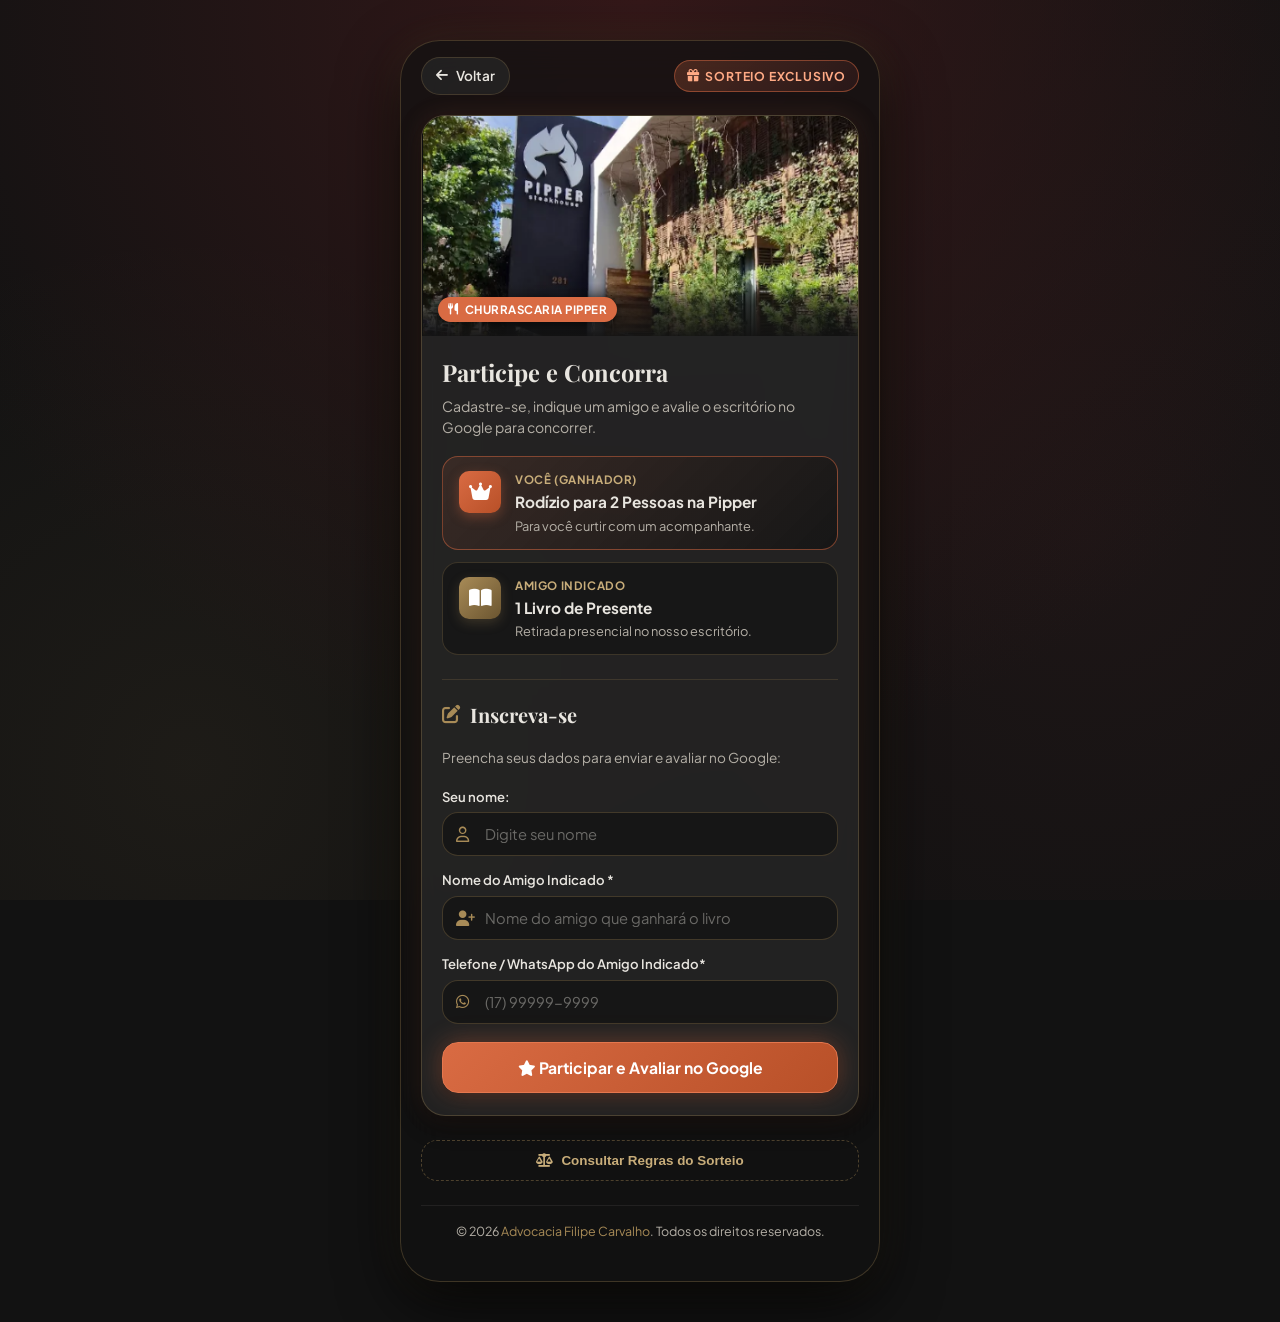
<file: sorteio.html>
<!DOCTYPE html>
<html lang="pt-BR">
<head>
  <meta charset="UTF-8">
  <meta name="viewport" content="width=device-width, initial-scale=1.0, maximum-scale=1.0, user-scalable=no">
  <title>Sorteio Exclusivo - Advocacia Filipe Carvalho & Churrascaria Pipper</title>

  <!-- SEO Meta Tags -->
  <meta name="description" content="Participe do Sorteio Exclusivo da Advocacia Filipe Carvalho. Ganhe um rodízio na Churrascaria Pipper para você e acompanhante, e um livro para o amigo que indicar!">
  <meta property="og:title" content="Sorteio Exclusivo - Advocacia Filipe Carvalho">
  <meta property="og:description" content="Rodízio na Churrascaria Pipper para você e um amigo ganha um livro!">
  <meta property="og:image" content="assets/Pipper2.png">

  <!-- Google Fonts -->
  <link rel="preconnect" href="https://fonts.googleapis.com">
  <link rel="preconnect" href="https://fonts.gstatic.com" crossorigin>
  <link href="https://fonts.googleapis.com/css2?family=Playfair+Display:ital,wght@0,600;0,700;1,400&family=Plus+Jakarta+Sans:wght@400;500;600;700&display=swap" rel="stylesheet">

  <!-- FontAwesome Icons CDN -->
  <link rel="stylesheet" href="https://cdnjs.cloudflare.com/ajax/libs/font-awesome/6.5.1/css/all.min.css">

  <!-- Custom Styles -->
  <link rel="stylesheet" href="styles.css">
  <link rel="stylesheet" href="sorteio.css">
</head>
<body>

  <div class="page-container sorteio-container">

    <!-- Top Nav -->
    <header class="sorteio-nav">
      <a href="index.html" class="sorteio-back-btn" id="btn-back">
        <i class="fa-solid fa-arrow-left"></i>
        <span>Voltar</span>
      </a>
      <span class="sorteio-pill-badge">
        <i class="fa-solid fa-gift"></i> Sorteio Exclusivo
      </span>
    </header>

    <!-- Card Principal com Foco na Fachada da Pipper -->
    <section class="sorteio-hero-card">
      <div class="hero-image-wrapper">
        <img src="assets/Pipper2.png" alt="Fachada Churrascaria Pipper" class="hero-cover-img">
        <div class="hero-image-overlay">
          <span class="hero-tag"><i class="fa-solid fa-utensils"></i> Churrascaria Pipper</span>
        </div>
      </div>

      <div class="sorteio-hero-content">
        <h1 class="sorteio-main-title">Participe e Concorra</h1>
        <p class="sorteio-main-desc">
          Cadastre-se, indique um amigo e avalie o escritório no Google para concorrer.
        </p>

        <!-- Premiação Sucinta -->
        <div class="prizes-grid">
          <div class="prize-card prize-winner">
            <div class="prize-icon">
              <i class="fa-solid fa-crown"></i>
            </div>
            <div class="prize-info">
              <span class="prize-label">Você (Ganhador)</span>
              <strong class="prize-title">Rodízio para 2 Pessoas na Pipper</strong>
              <p class="prize-sub">Para você curtir com um acompanhante.</p>
            </div>
          </div>

          <div class="prize-card prize-friend">
            <div class="prize-icon">
              <i class="fa-solid fa-book-open"></i>
            </div>
            <div class="prize-info">
              <span class="prize-label">Amigo Indicado</span>
              <strong class="prize-title">1 Livro de Presente</strong>
              <p class="prize-sub">Retirada presencial no nosso escritório.</p>
            </div>
          </div>
        </div>

        <!-- Divisor elegante -->
        <hr class="sorteio-section-divider">

        <!-- Formulário Sucinto (3 campos) -->
        <div class="sorteio-form-section">
          <h2 class="section-title"><i class="fa-solid fa-pen-to-square"></i> Inscreva-se</h2>
          <p class="form-instruction">Preencha seus dados para enviar e avaliar no Google:</p>

          <form id="form-sorteio" onsubmit="handleSorteioSubmit(event)">
            
            <div class="input-field">
              <label for="user-name">Seu nome:</label>
              <div class="input-wrapper">
                <i class="fa-regular fa-user"></i>
                <input type="text" id="user-name" name="nome" placeholder="Digite seu nome" required autocomplete="name">
              </div>
            </div>

            <div class="input-field">
              <label for="friend-name">Nome do Amigo Indicado *</label>
              <div class="input-wrapper">
                <i class="fa-solid fa-user-plus"></i>
                <input type="text" id="friend-name" name="amigo_indicado" placeholder="Nome do amigo que ganhará o livro" required>
              </div>
            </div>

            <div class="input-field">
              <label for="friend-phone">Telefone / WhatsApp do Amigo Indicado*</label>
              <div class="input-wrapper">
                <i class="fa-brands fa-whatsapp"></i>
                <input type="tel" id="friend-phone" name="telefone_amigo" placeholder="(17) 99999-9999" required autocomplete="tel">
              </div>
            </div>

            <!-- Botão de Ação -->
            <button type="submit" class="btn-submit-sorteio" id="btn-submit-sorteio">
              <span class="btn-text"><i class="fa-solid fa-star"></i> Participar e Avaliar no Google</span>
            </button>
          </form>
        </div>
      </div>
    </section>

    <!-- Link das Regras -->
    <div class="rules-quick-link-box">
      <button type="button" class="btn-rules-link" onclick="openModal('modal-rules')">
        <i class="fa-solid fa-scale-balanced"></i> Consultar Regras do Sorteio
      </button>
    </div>

    <!-- Footer -->
    <footer class="footer-section">
      <p class="copyright">
        &copy; 2026 <span>Advocacia Filipe Carvalho</span>. Todos os direitos reservados.
      </p>
    </footer>

  </div>

  <!-- MODAL: Regras do Sorteio -->
  <div class="modal-overlay" id="modal-rules">
    <div class="modal-card rules-modal-card">
      <button class="modal-close" onclick="closeModal('modal-rules')">
        <i class="fa-solid fa-xmark"></i>
      </button>

      <div class="modal-header">
        <h2 class="modal-title"><i class="fa-solid fa-scroll"></i> Regras do Sorteio</h2>
        <p class="modal-subtitle">Advocacia Filipe Carvalho</p>
      </div>

      <div class="rules-content">
        <div class="rule-block">
          <h4>1. Premiação</h4>
          <p>• <strong>Ganhador:</strong> Terá direito a 1 rodízio na Churrascaria Pipper para si e 1 acompanhante.<br>
          <strong style="color: var(--color-exotic-orange);">Atenção:</strong> O prêmio contempla exclusivamente o valor do rodízio. Consumo de bebidas, sobremesas, taxas de serviço/gorjetas ou quaisquer outros pratos adicionais não estão incluídos e deverão ser pagos à parte pelo usuário no local.<br>
          • <strong>Amigo Indicado:</strong> Receberá 1 exemplar do livro "Devedor Contumaz".</p>
        </div>

        <div class="rule-block">
          <h4>2. Retirada do Livro</h4>
          <p>O livro do amigo indicado deverá ser retirado presencialmente no escritório da Advocacia Filipe Carvalho (Unidade São José do Rio Preto).</p>
        </div>

        <div class="rule-block">
          <h4>3. Requisitos de Validação</h4>
          <p>Para concorrer, o participante deve preencher o formulário informando seu nome, telefone e o nome do amigo indicado, e concluir a avaliação do escritório no Google.</p>
        </div>

        <div class="rule-block">
          <h4>4. Sorteio e Divulgação</h4>
          <p>O sorteio será realizado eletronicamente e anunciado nos canais oficiais do escritório. O ganhador será contatado pelo telefone informado no formulário.</p>
        </div>
      </div>

      <div style="margin-top: 20px;">
        <button class="btn-primary" onclick="closeModal('modal-rules')">
          <i class="fa-solid fa-check"></i> Fechar Regras
        </button>
      </div>
    </div>
  </div>

  <!-- Toast Notification -->
  <div class="toast-notification" id="toast">
    <i class="fa-solid fa-circle-check" style="color: var(--color-hazelnut);"></i>
    <span id="toast-msg">Mensagem</span>
  </div>

  <script src="script.js"></script>
  <script src="sorteio.js"></script>
</body>
</html>
</file>
<file: styles.css>
/* ==========================================================================
   DESIGN SYSTEM & COLOR PALETTE TOKENS
   Color Palette derived strictly from provided swatch image:
   - Botanical: #4A2426 (Rich Burgundy / Wine)
   - Hazelnut: #A88B57 (Warm Gold / Brass)
   - Aventurine: #341819 (Deep Dark Chocolate Burgundy)
   - Exotic Orange: #D96B43 (Terracotta / Vibrant Rust Orange)
   - Licorice: #272727 (Dark Charcoal Surface)
   - Antique: #E8E5DF (Warm Silk Off-White)
   - Blackout: #121212 (Ultra Dark Deep Background)
   ========================================================================== */

:root {
  --color-botanical: #4a2426;
  --color-hazelnut: #a88b57;
  --color-hazelnut-light: #c8ad7a;
  --color-hazelnut-glow: rgba(168, 139, 87, 0.35);
  --color-aventurine: #341819;
  --color-exotic-orange: #d96b43;
  --color-exotic-orange-hover: #e5774e;
  --color-licorice: #272727;
  --color-licorice-card: rgba(39, 39, 39, 0.85);
  --color-antique: #e8e5df;
  --color-antique-muted: #b5b0a7;
  --color-blackout: #121212;

  --font-serif: 'Playfair Display', 'Cormorant Garamond', Georgia, serif;
  --font-sans: 'Plus Jakarta Sans', -apple-system, BlinkMacSystemFont, 'Segoe UI', Roboto, sans-serif;

  --radius-sm: 8px;
  --radius-md: 16px;
  --radius-lg: 24px;
  --radius-full: 9999px;

  --shadow-sm: 0 4px 12px rgba(0, 0, 0, 0.3);
  --shadow-md: 0 8px 24px rgba(0, 0, 0, 0.45);
  --shadow-glow: 0 0 25px rgba(217, 107, 67, 0.4);
  --shadow-gold: 0 4px 20px rgba(168, 139, 87, 0.25);

  --transition-fast: 0.2s cubic-bezier(0.4, 0, 0.2, 1);
  --transition-normal: 0.35s cubic-bezier(0.16, 1, 0.3, 1);
}

/* Reset & Base Styles */
* {
  margin: 0;
  padding: 0;
  box-sizing: border-box;
  -webkit-tap-highlight-color: transparent;
}

html {
  font-size: 16px;
  scroll-behavior: smooth;
}

body {
  font-family: var(--font-sans);
  background-color: var(--color-blackout);
  color: var(--color-antique);
  min-height: 100vh;
  display: flex;
  justify-content: center;
  align-items: flex-start;
  line-height: 1.5;
  background-image:
    radial-gradient(circle at 50% 0%, var(--color-aventurine) 0%, transparent 70%),
    radial-gradient(circle at 85% 60%, rgba(74, 36, 38, 0.2) 0%, transparent 50%),
    radial-gradient(circle at 15% 85%, rgba(168, 139, 87, 0.08) 0%, transparent 40%);
  background-attachment: fixed;
  padding: 0;
  overflow-x: hidden;
}

/* Wrapper Layout (Mobile First + Desktop Frame Toggle) */
.page-container {
  width: 100%;
  max-width: 480px;
  min-height: 100vh;
  padding: 24px 20px 40px;
  display: flex;
  flex-direction: column;
  align-items: center;
  position: relative;
  margin: 0 auto;
}

/* Header & Profile Section */
.profile-section {
  text-align: center;
  width: 100%;
  margin-bottom: 24px;
  animation: fadeInDown 0.8s ease-out;
}

.avatar-wrapper {
  position: relative;
  width: 124px;
  height: 124px;
  margin: 0 auto 18px;
}

.avatar-img {
  width: 100%;
  height: 100%;
  object-fit: cover;
  object-position: top center;
  border-radius: var(--radius-full);
  border: 3px solid var(--color-hazelnut);
  box-shadow: var(--shadow-gold), var(--shadow-md);
  transition: transform var(--transition-normal);
}

.avatar-wrapper:hover .avatar-img {
  transform: scale(1.03);
  border-color: var(--color-hazelnut-light);
}

.verified-badge {
  position: absolute;
  bottom: 4px;
  right: 4px;
  background: linear-gradient(135deg, var(--color-hazelnut), #d4af37);
  color: var(--color-blackout);
  width: 28px;
  height: 28px;
  border-radius: var(--radius-full);
  display: flex;
  align-items: center;
  justify-content: center;
  font-size: 14px;
  border: 2px solid var(--color-blackout);
  box-shadow: 0 2px 8px rgba(0, 0, 0, 0.5);
}

.profile-name {
  font-family: var(--font-serif);
  font-size: 1.65rem;
  font-weight: 700;
  letter-spacing: 0.5px;
  color: var(--color-antique);
  margin-bottom: 4px;
  display: flex;
  align-items: center;
  justify-content: center;
  gap: 6px;
}

.profile-title {
  font-size: 0.88rem;
  text-transform: uppercase;
  letter-spacing: 2px;
  color: var(--color-hazelnut);
  font-weight: 600;
  margin-bottom: 10px;
}

.profile-bio {
  font-size: 0.92rem;
  color: var(--color-antique-muted);
  max-width: 380px;
  margin: 0 auto;
  line-height: 1.45;
}

.badge-tag {
  display: inline-flex;
  align-items: center;
  gap: 6px;
  background: rgba(168, 139, 87, 0.12);
  border: 1px solid rgba(168, 139, 87, 0.3);
  color: var(--color-hazelnut-light);
  font-size: 0.78rem;
  padding: 4px 12px;
  border-radius: var(--radius-full);
  margin-top: 12px;
  font-weight: 500;
}

.status-dot {
  width: 7px;
  height: 7px;
  background-color: #2ec4b6;
  border-radius: 50%;
  box-shadow: 0 0 8px #2ec4b6;
  animation: pulseGreen 2s infinite;
}

/* Quick Action Bar */
.quick-actions {
  display: grid;
  grid-template-columns: repeat(4, 1fr);
  gap: 10px;
  width: 100%;
  margin-bottom: 24px;
  animation: fadeInUp 0.8s 0.2s ease-out backwards;
}

.action-btn {
  display: flex;
  flex-direction: column;
  align-items: center;
  justify-content: center;
  gap: 6px;
  background: var(--color-licorice-card);
  backdrop-filter: blur(12px);
  -webkit-backdrop-filter: blur(12px);
  border: 1px solid rgba(232, 229, 223, 0.08);
  padding: 12px 6px;
  border-radius: var(--radius-md);
  color: var(--color-antique);
  text-decoration: none;
  font-size: 0.75rem;
  font-weight: 600;
  transition: all var(--transition-fast);
  cursor: pointer;
}

.action-btn i {
  font-size: 1.25rem;
  color: var(--color-hazelnut);
  transition: transform var(--transition-fast), color var(--transition-fast);
}

/* Quick Action Buttons Hover & Active States */
.action-btn:hover,
.action-btn:active {
  background: linear-gradient(135deg, var(--color-exotic-orange), #b85028);
  border-color: var(--color-exotic-orange-hover);
  color: #ffffff;
  transform: translateY(-2px);
  box-shadow: var(--shadow-glow);
}

.action-btn:hover i,
.action-btn:active i {
  color: #ffffff;
  transform: scale(1.15);
}

.action-btn:focus,
.action-btn:focus-visible {
  outline: none;
}

/* Main Links Container */
.links-container {
  width: 100%;
  display: flex;
  flex-direction: column;
  gap: 14px;
  margin-bottom: 32px;
  animation: fadeInUp 0.8s 0.3s ease-out backwards;
}

/* Link Cards Base Style */
.link-card {
  position: relative;
  display: flex;
  align-items: center;
  justify-content: space-between;
  width: 100%;
  padding: 16px 20px;
  min-height: 60px;
  background: var(--color-licorice-card);
  backdrop-filter: blur(16px);
  -webkit-backdrop-filter: blur(16px);
  border: 1px solid rgba(168, 139, 87, 0.2);
  border-radius: var(--radius-md);
  color: var(--color-antique);
  text-decoration: none;
  font-weight: 600;
  font-size: 0.98rem;
  transition: all var(--transition-normal);
  cursor: pointer;
  overflow: hidden;
  box-shadow: var(--shadow-sm);
}

/* Link Card em Destaque */
.link-card.link-card-featured {
  background: linear-gradient(135deg, rgba(217, 107, 67, 0.22), rgba(74, 36, 38, 0.45));
  border: 1px solid rgba(217, 107, 67, 0.6);
  box-shadow: 0 4px 20px rgba(217, 107, 67, 0.25), var(--shadow-sm);
}

.link-card.link-card-featured .link-card-icon {
  background: linear-gradient(135deg, var(--color-exotic-orange), #b85028);
  color: #ffffff;
  box-shadow: 0 2px 10px rgba(217, 107, 67, 0.4);
}

.link-card.link-card-featured .link-badge {
  display: inline-flex;
  align-items: center;
  gap: 4px;
  background: var(--color-exotic-orange);
  color: #ffffff;
  font-size: 0.68rem;
  font-weight: 700;
  text-transform: uppercase;
  letter-spacing: 0.8px;
  padding: 2px 8px;
  border-radius: var(--radius-full);
  margin-top: 3px;
}

.link-card.link-card-featured:hover,
.link-card.link-card-featured:active {
  background: linear-gradient(135deg, var(--color-exotic-orange), #c34d20);
  border-color: #ff8c5a;
  box-shadow: 0 0 28px rgba(217, 107, 67, 0.55), var(--shadow-md);
}

.link-card::before {
  content: '';
  position: absolute;
  top: 0;
  left: -100%;
  width: 100%;
  height: 100%;
  background: linear-gradient(90deg, transparent, rgba(232, 229, 223, 0.08), transparent);
  transition: left 0.6s ease;
}

.link-card:hover::before {
  left: 100%;
}

.link-card-content {
  display: flex;
  align-items: center;
  gap: 14px;
  z-index: 1;
}

.link-card-icon {
  width: 40px;
  height: 40px;
  border-radius: 10px;
  background: rgba(168, 139, 87, 0.15);
  color: var(--color-hazelnut-light);
  display: flex;
  align-items: center;
  justify-content: center;
  font-size: 1.2rem;
  flex-shrink: 0;
  transition: all var(--transition-fast);
}

.link-card-text {
  display: flex;
  flex-direction: column;
  align-items: flex-start;
  text-align: left;
}

.link-card-title {
  color: var(--color-antique);
  font-size: 0.96rem;
  line-height: 1.3;
}

.link-card-arrow {
  color: var(--color-hazelnut);
  font-size: 1rem;
  transition: transform var(--transition-fast);
  z-index: 1;
}

/* Main Link Cards Hover & Active Click States */
.link-card:hover,
.link-card:active {
  transform: translateY(-3px);
  background: linear-gradient(135deg, var(--color-exotic-orange), #b85028);
  border-color: var(--color-exotic-orange-hover);
  box-shadow: var(--shadow-glow), var(--shadow-md);
}

.link-card:hover .link-card-title,
.link-card:active .link-card-title {
  color: #ffffff;
}

.link-card:hover .link-card-arrow,
.link-card:active .link-card-arrow {
  transform: translateX(4px);
  color: #ffffff;
}

.link-card:hover .link-card-icon,
.link-card:active .link-card-icon {
  background: rgba(255, 255, 255, 0.2);
  color: #ffffff;
}

.link-card:focus,
.link-card:focus-visible,
.social-icon:focus,
.social-icon:focus-visible {
  outline: none;
}

/* Footer Section */
.footer-section {
  width: 100%;
  text-align: center;
  margin-top: auto;
  padding-top: 16px;
  border-top: 1px solid rgba(232, 229, 223, 0.08);
  animation: fadeIn 1s 0.5s ease-out backwards;
}

.social-links {
  display: flex;
  align-items: center;
  justify-content: center;
  gap: 16px;
  margin-bottom: 16px;
}

.social-icon {
  width: 42px;
  height: 42px;
  border-radius: var(--radius-full);
  background: var(--color-licorice-card);
  border: 1px solid rgba(168, 139, 87, 0.2);
  color: var(--color-antique);
  display: flex;
  align-items: center;
  justify-content: center;
  font-size: 1.15rem;
  text-decoration: none;
  transition: all var(--transition-fast);
}

.social-icon:hover,
.social-icon:active {
  background: linear-gradient(135deg, var(--color-exotic-orange), #b85028);
  color: #ffffff;
  border-color: var(--color-exotic-orange-hover);
  transform: translateY(-3px);
  box-shadow: var(--shadow-glow);
}

.copyright {
  font-size: 0.78rem;
  color: var(--color-antique-muted);
  font-weight: 400;
}

.copyright span {
  color: var(--color-hazelnut);
}

/* Modal Overlay & Card */
.modal-overlay {
  position: fixed;
  top: 0;
  left: 0;
  width: 100%;
  height: 100%;
  background: rgba(18, 18, 18, 0.85);
  backdrop-filter: blur(12px);
  -webkit-backdrop-filter: blur(12px);
  z-index: 1000;
  display: flex;
  align-items: center;
  justify-content: center;
  padding: 20px;
  opacity: 0;
  visibility: hidden;
  transition: all var(--transition-fast);
}

.modal-overlay.active {
  opacity: 1;
  visibility: visible;
}

.modal-card {
  background: var(--color-licorice);
  border: 1px solid var(--color-hazelnut);
  border-radius: var(--radius-lg);
  width: 100%;
  max-width: 440px;
  max-height: 85vh;
  overflow-y: auto;
  padding: 28px 24px;
  position: relative;
  box-shadow: var(--shadow-md), var(--shadow-gold);
  transform: scale(0.9);
  transition: transform var(--transition-normal);
}

.modal-overlay.active .modal-card {
  transform: scale(1);
}

.modal-close {
  position: absolute;
  top: 18px;
  right: 18px;
  background: rgba(232, 229, 223, 0.1);
  border: none;
  color: var(--color-antique);
  width: 32px;
  height: 32px;
  border-radius: var(--radius-full);
  display: flex;
  align-items: center;
  justify-content: center;
  cursor: pointer;
  font-size: 1.1rem;
  transition: background var(--transition-fast);
}

.modal-close:hover {
  background: var(--color-exotic-orange);
  color: #fff;
}

.modal-header {
  margin-bottom: 20px;
  text-align: center;
}

.modal-title {
  font-family: var(--font-serif);
  font-size: 1.45rem;
  color: var(--color-antique);
  margin-bottom: 6px;
}

.modal-subtitle {
  font-size: 0.85rem;
  color: var(--color-hazelnut);
}

/* Practice Areas Accordion / Toggles inside Modal */
.practice-accordion {
  display: flex;
  flex-direction: column;
  gap: 10px;
  text-align: left;
}

.practice-toggle {
  background: rgba(18, 18, 18, 0.6);
  border: 1px solid rgba(168, 139, 87, 0.25);
  border-radius: var(--radius-md);
  overflow: hidden;
  transition: border-color var(--transition-fast), background var(--transition-fast);
}

.practice-toggle[open] {
  border-color: var(--color-hazelnut);
  background: rgba(39, 39, 39, 0.9);
}

.practice-summary {
  display: flex;
  align-items: center;
  justify-content: space-between;
  padding: 14px 16px;
  cursor: pointer;
  user-select: none;
  font-weight: 600;
  font-size: 0.95rem;
  color: var(--color-antique);
  list-style: none;
  transition: color var(--transition-fast);
}

.practice-summary::-webkit-details-marker {
  display: none;
}

.practice-summary:hover {
  color: var(--color-hazelnut-light);
}

.practice-title-text {
  display: flex;
  align-items: center;
  gap: 10px;
}

.practice-title-text i {
  color: var(--color-hazelnut);
  font-size: 1.1rem;
  width: 20px;
  text-align: center;
}

.toggle-arrow {
  color: var(--color-hazelnut);
  font-size: 0.85rem;
  transition: transform var(--transition-fast);
}

.practice-toggle[open] .toggle-arrow {
  transform: rotate(180deg);
  color: var(--color-exotic-orange);
}

.practice-detail {
  padding: 0 16px 14px 46px;
  font-size: 0.85rem;
  color: var(--color-antique-muted);
  line-height: 1.5;
  animation: fadeIn 0.3s ease-out;
}

/* Modal Form Controls */
.form-group {
  margin-bottom: 16px;
  text-align: left;
}

.form-label {
  display: block;
  font-size: 0.82rem;
  color: var(--color-antique);
  margin-bottom: 6px;
  font-weight: 500;
}

.form-input,
.form-select,
.form-textarea {
  width: 100%;
  background: var(--color-blackout);
  border: 1px solid rgba(168, 139, 87, 0.3);
  border-radius: var(--radius-sm);
  padding: 12px 14px;
  color: var(--color-antique);
  font-family: var(--font-sans);
  font-size: 0.9rem;
  outline: none;
  transition: border var(--transition-fast);
}

.form-input:focus,
.form-select:focus,
.form-textarea:focus {
  border-color: var(--color-hazelnut);
  box-shadow: 0 0 10px rgba(168, 139, 87, 0.3);
}

.btn-primary {
  width: 100%;
  background: var(--color-exotic-orange);
  color: #fff;
  border: none;
  border-radius: var(--radius-md);
  padding: 14px;
  font-size: 0.95rem;
  font-weight: 700;
  cursor: pointer;
  display: flex;
  align-items: center;
  justify-content: center;
  gap: 8px;
  transition: all var(--transition-fast);
  box-shadow: var(--shadow-sm);
  text-decoration: none !important;
}

.btn-primary:hover {
  background: var(--color-exotic-orange-hover);
  transform: translateY(-2px);
  box-shadow: var(--shadow-glow);
}

/* Location Units inside Modal */
.location-card-unit {
  background: rgba(18, 18, 18, 0.6);
  border: 1px solid rgba(168, 139, 87, 0.25);
  border-radius: var(--radius-md);
  padding: 14px 16px;
  margin-bottom: 14px;
  text-align: left;
}

.location-card-unit:last-child {
  margin-bottom: 0;
}

.unit-title {
  font-size: 0.95rem;
  color: var(--color-antique);
  margin-bottom: 6px;
  display: flex;
  align-items: center;
  gap: 8px;
}

.unit-title i {
  color: var(--color-hazelnut);
}

.unit-address,
.unit-phone {
  font-size: 0.84rem;
  color: var(--color-antique-muted);
  line-height: 1.4;
  margin-bottom: 4px;
  display: flex;
  align-items: flex-start;
  gap: 8px;
}

.unit-address i,
.unit-phone i {
  color: var(--color-hazelnut);
  font-size: 0.9rem;
  margin-top: 3px;
}

/* Side-by-Side Modal Buttons */
.modal-buttons-row {
  display: grid;
  grid-template-columns: 1fr 1fr;
  gap: 10px;
  width: 100%;
  margin-top: 12px;
}

.btn-maps,
.btn-waze {
  display: flex;
  align-items: center;
  justify-content: center;
  gap: 8px;
  padding: 12px 6px;
  border-radius: var(--radius-md);
  font-size: 0.88rem;
  font-weight: 700;
  text-decoration: none !important;
  color: #ffffff !important;
  transition: all var(--transition-fast);
  border: none;
  box-shadow: var(--shadow-sm);
  cursor: pointer;
}

.btn-maps i,
.btn-waze i {
  font-size: 1.35rem;
  /* Aumentado o tamanho dos ícones */
}

/* Google Maps Red Branding */
.btn-maps {
  background: linear-gradient(135deg, #EA4335, #D93025);
}

.btn-maps:hover {
  background: linear-gradient(135deg, #ff5243, #EA4335);
  transform: translateY(-2px);
  box-shadow: 0 4px 15px rgba(234, 67, 53, 0.4);
}

/* Waze Cyan/Blue Branding */
.btn-waze {
  background: linear-gradient(135deg, #00B2FF, #0088CC);
}

.btn-waze:hover {
  background: linear-gradient(135deg, #33C4FF, #00B2FF);
  transform: translateY(-2px);
  box-shadow: 0 4px 15px rgba(0, 178, 255, 0.4);
}

/* Toast Notifications */
.toast-notification {
  position: fixed;
  bottom: 24px;
  left: 50%;
  transform: translateX(-50%) translateY(100px);
  background: var(--color-botanical);
  color: var(--color-antique);
  border: 1px solid var(--color-hazelnut);
  padding: 12px 24px;
  border-radius: var(--radius-full);
  font-size: 0.88rem;
  font-weight: 600;
  box-shadow: var(--shadow-md);
  z-index: 2000;
  opacity: 0;
  transition: all 0.4s cubic-bezier(0.175, 0.885, 0.32, 1.275);
  display: flex;
  align-items: center;
  gap: 10px;
}

.toast-notification.show {
  transform: translateX(-50%) translateY(0);
  opacity: 1;
}

/* QR Code Container */
.qr-code-box {
  background: #ffffff;
  padding: 16px;
  border-radius: var(--radius-md);
  display: inline-block;
  margin: 16px 0;
  box-shadow: var(--shadow-sm);
}

.qr-code-box img {
  width: 180px;
  height: 180px;
  display: block;
}

/* Animations */
@keyframes fadeInDown {
  from {
    opacity: 0;
    transform: translateY(-20px);
  }

  to {
    opacity: 1;
    transform: translateY(0);
  }
}

@keyframes fadeInUp {
  from {
    opacity: 0;
    transform: translateY(20px);
  }

  to {
    opacity: 1;
    transform: translateY(0);
  }
}

@keyframes fadeIn {
  from {
    opacity: 0;
  }

  to {
    opacity: 1;
  }
}

@keyframes pulseGlow {
  0% {
    box-shadow: 0 0 15px rgba(217, 107, 67, 0.4);
  }

  50% {
    box-shadow: 0 0 30px rgba(217, 107, 67, 0.7);
  }

  100% {
    box-shadow: 0 0 15px rgba(217, 107, 67, 0.4);
  }
}

@keyframes pulseGreen {
  0% {
    transform: scale(0.95);
    box-shadow: 0 0 0 0 rgba(46, 196, 182, 0.7);
  }

  70% {
    transform: scale(1);
    box-shadow: 0 0 0 8px rgba(46, 196, 182, 0);
  }

  100% {
    transform: scale(0.95);
    box-shadow: 0 0 0 0 rgba(46, 196, 182, 0);
  }
}

/* Desktop Presentation Mode Enhancements */
@media (min-width: 768px) {
  body {
    padding: 40px 20px;
  }

  .page-container {
    background: rgba(18, 18, 18, 0.7);
    border: 1px solid rgba(168, 139, 87, 0.3);
    border-radius: 40px;
    box-shadow: 0 20px 60px rgba(0, 0, 0, 0.8), 0 0 40px rgba(168, 139, 87, 0.15);
    backdrop-filter: blur(20px);
    -webkit-backdrop-filter: blur(20px);
  }
}

/* ==========================================================================
   BOOK SHOWCASE SECTION (DEVEDOR CONTUMAZ)
   ========================================================================== */
.book-showcase-card {
  position: relative;
  width: 100%;
  background: linear-gradient(145deg, rgba(74, 36, 38, 0.65) 0%, rgba(39, 39, 39, 0.95) 100%);
  border: 1px solid rgba(168, 139, 87, 0.45);
  border-radius: var(--radius-lg);
  padding: 24px 20px;
  box-shadow: 0 8px 32px rgba(0, 0, 0, 0.5), 0 0 24px rgba(74, 36, 38, 0.4);
  backdrop-filter: blur(16px);
  -webkit-backdrop-filter: blur(16px);
  overflow: hidden;
  transition: transform var(--transition-normal), box-shadow var(--transition-normal), border-color var(--transition-normal);
}

.book-showcase-card:hover {
  transform: translateY(-3px);
  border-color: var(--color-hazelnut-light);
  box-shadow: 0 14px 40px rgba(0, 0, 0, 0.65), 0 0 32px rgba(168, 139, 87, 0.25);
}

.book-showcase-card::before {
  content: '';
  position: absolute;
  top: -50%;
  right: -30%;
  width: 220px;
  height: 220px;
  background: radial-gradient(circle, rgba(168, 139, 87, 0.2) 0%, transparent 70%);
  pointer-events: none;
}

.book-showcase-badge {
  display: inline-flex;
  align-items: center;
  gap: 6px;
  background: linear-gradient(135deg, var(--color-exotic-orange), #b85028);
  color: #ffffff;
  font-size: 0.72rem;
  font-weight: 700;
  text-transform: uppercase;
  letter-spacing: 0.8px;
  padding: 4px 12px;
  border-radius: var(--radius-full);
  box-shadow: 0 2px 10px rgba(217, 107, 67, 0.4);
  margin-bottom: 16px;
}

.book-showcase-badge i {
  font-size: 0.75rem;
}

.book-showcase-body {
  display: flex;
  flex-direction: column;
  align-items: center;
  text-align: center;
  gap: 18px;
}

.book-mockup-wrapper {
  position: relative;
  display: flex;
  justify-content: center;
  align-items: center;
  padding: 4px;
}

.book-mockup-img {
  max-width: 175px;
  width: 100%;
  height: auto;
  object-fit: contain;
  filter: drop-shadow(0 14px 24px rgba(0, 0, 0, 0.75)) drop-shadow(0 4px 8px rgba(168, 139, 87, 0.25));
  transition: transform var(--transition-normal);
}

.book-showcase-card:hover .book-mockup-img {
  transform: scale(1.04) rotate(-0.5deg);
}

.book-showcase-info {
  display: flex;
  flex-direction: column;
  align-items: center;
  width: 100%;
}

.book-tagline {
  font-size: 0.78rem;
  font-style: italic;
  color: var(--color-hazelnut-light);
  margin-bottom: 6px;
  letter-spacing: 0.3px;
}

.book-title {
  font-family: var(--font-serif);
  font-size: 1.55rem;
  font-weight: 700;
  color: #ffffff;
  letter-spacing: 0.5px;
  line-height: 1.2;
  margin-bottom: 8px;
  text-transform: uppercase;
}

.book-subtitle {
  font-size: 0.86rem;
  color: var(--color-antique);
  line-height: 1.4;
  margin-bottom: 8px;
  max-width: 320px;
}

.book-author {
  font-size: 0.8rem;
  color: var(--color-antique-muted);
  margin-bottom: 18px;
}

.book-author strong {
  color: var(--color-hazelnut-light);
  font-weight: 600;
}

.book-buy-btn {
  display: inline-flex;
  align-items: center;
  justify-content: center;
  gap: 10px;
  width: 100%;
  padding: 14px 20px;
  background: linear-gradient(135deg, var(--color-hazelnut) 0%, #876d3e 100%);
  color: #121212;
  font-family: var(--font-sans);
  font-size: 0.95rem;
  font-weight: 700;
  text-decoration: none;
  border-radius: var(--radius-md);
  border: 1px solid rgba(255, 255, 255, 0.2);
  box-shadow: 0 4px 18px rgba(168, 139, 87, 0.4);
  transition: all var(--transition-fast);
  cursor: pointer;
}

.book-buy-btn:hover,
.book-buy-btn:active {
  background: linear-gradient(135deg, var(--color-hazelnut-light) 0%, var(--color-hazelnut) 100%);
  color: #0a0a0a;
  transform: translateY(-2px);
  box-shadow: 0 6px 24px rgba(168, 139, 87, 0.6);
}

.book-buy-btn i {
  font-size: 1rem;
}

.book-buy-btn .btn-external-icon {
  font-size: 0.75rem;
  opacity: 0.8;
  margin-left: 2px;
}

@media (min-width: 420px) {
  .book-showcase-body {
    flex-direction: row;
    align-items: center;
    text-align: left;
    gap: 18px;
  }

  .book-showcase-info {
    align-items: flex-start;
  }

  .book-subtitle {
    max-width: 100%;
  }

  .book-mockup-img {
    max-width: 135px;
  }
}

/* ==========================================================================
   YOUTUBE SHOWCASE & CHANNEL LINK
   ========================================================================== */
.link-card-youtube .link-card-icon {
  background: rgba(255, 0, 0, 0.15);
  color: #ff3333;
  border: 1px solid rgba(255, 0, 0, 0.25);
  box-shadow: 0 0 12px rgba(255, 0, 0, 0.2);
}

.link-card-youtube:hover,
.link-card-youtube:active {
  border-color: rgba(255, 68, 68, 0.5);
  box-shadow: 0 6px 20px rgba(255, 0, 0, 0.25), var(--shadow-sm);
}

.link-card-youtube:hover .link-card-icon,
.link-card-youtube:active .link-card-icon {
  background: #ff0000;
  color: #ffffff;
  transform: scale(1.08);
}

.video-showcase-card {
  position: relative;
  width: 100%;
  background: linear-gradient(145deg, rgba(39, 39, 39, 0.95) 0%, rgba(20, 20, 20, 0.95) 100%);
  border: 1px solid rgba(168, 139, 87, 0.3);
  border-radius: var(--radius-lg);
  padding: 16px 16px 18px;
  box-shadow: var(--shadow-sm);
  backdrop-filter: blur(16px);
  -webkit-backdrop-filter: blur(16px);
  overflow: hidden;
  display: flex;
  flex-direction: column;
  gap: 12px;
  transition: transform var(--transition-normal), box-shadow var(--transition-normal), border-color var(--transition-normal);
}

.video-showcase-card:hover {
  transform: translateY(-2px);
  border-color: rgba(255, 68, 68, 0.5);
  box-shadow: 0 10px 30px rgba(0, 0, 0, 0.6), 0 0 25px rgba(255, 0, 0, 0.15);
}

.video-showcase-header {
  display: flex;
  align-items: center;
  justify-content: space-between;
  width: 100%;
}

.video-showcase-badge {
  display: inline-flex;
  align-items: center;
  gap: 6px;
  font-size: 0.72rem;
  font-weight: 700;
  text-transform: uppercase;
  letter-spacing: 0.8px;
  color: #ff5555;
}

.video-showcase-badge i {
  font-size: 0.95rem;
}

.video-showcase-tag {
  background: rgba(255, 0, 0, 0.15);
  border: 1px solid rgba(255, 0, 0, 0.3);
  color: #ff6666;
  font-size: 0.65rem;
  font-weight: 700;
  text-transform: uppercase;
  letter-spacing: 0.6px;
  padding: 2px 8px;
  border-radius: var(--radius-full);
}

.video-preview-wrapper {
  position: relative;
  width: 100%;
  aspect-ratio: 16 / 9;
  border-radius: var(--radius-md);
  overflow: hidden;
  display: block;
  background-color: #000;
  box-shadow: 0 6px 18px rgba(0, 0, 0, 0.5);
}

.video-thumbnail {
  width: 100%;
  height: 100%;
  object-fit: cover;
  transition: transform var(--transition-normal), filter var(--transition-normal);
}

.video-preview-wrapper:hover .video-thumbnail {
  transform: scale(1.05);
  filter: brightness(0.85);
}

.video-play-overlay {
  position: absolute;
  inset: 0;
  display: flex;
  align-items: center;
  justify-content: center;
  background: rgba(0, 0, 0, 0.25);
  transition: background var(--transition-fast);
}

.video-preview-wrapper:hover .video-play-overlay {
  background: rgba(0, 0, 0, 0.4);
}

.video-play-btn {
  width: 52px;
  height: 52px;
  border-radius: 50%;
  background: rgba(255, 0, 0, 0.9);
  color: #ffffff;
  display: flex;
  align-items: center;
  justify-content: center;
  font-size: 1.2rem;
  padding-left: 3px;
  box-shadow: 0 0 24px rgba(255, 0, 0, 0.6);
  transition: transform var(--transition-fast), background var(--transition-fast);
}

.video-preview-wrapper:hover .video-play-btn {
  transform: scale(1.15);
  background: #ff0000;
  box-shadow: 0 0 32px rgba(255, 0, 0, 0.9);
}

.video-showcase-footer {
  display: flex;
  align-items: center;
  justify-content: space-between;
  gap: 12px;
  padding-top: 4px;
}

.video-text-content {
  display: flex;
  flex-direction: column;
  min-width: 0;
}

.video-eyebrow {
  font-size: 0.72rem;
  color: var(--color-antique-muted);
  text-transform: uppercase;
  letter-spacing: 0.5px;
}

.video-headline {
  font-size: 0.88rem;
  font-weight: 600;
  color: var(--color-antique);
  white-space: nowrap;
  overflow: hidden;
  text-overflow: ellipsis;
}

.video-watch-btn {
  display: inline-flex;
  align-items: center;
  gap: 6px;
  background: linear-gradient(135deg, var(--color-exotic-orange), #b85028);
  color: #ffffff;
  font-size: 0.8rem;
  font-weight: 700;
  padding: 8px 14px;
  border-radius: var(--radius-sm);
  text-decoration: none;
  white-space: nowrap;
  transition: all var(--transition-fast);
  box-shadow: 0 2px 10px rgba(217, 107, 67, 0.35);
}

.video-watch-btn:hover,
.video-watch-btn:active {
  background: linear-gradient(135deg, #e5774e, #c34d20);
  transform: translateY(-2px);
  box-shadow: 0 4px 16px rgba(217, 107, 67, 0.55);
}
</file>
<file: sorteio.css>
/* ==========================================================================
   SORTEIO PAGE STYLES - Advocacia Filipe Carvalho & Churrascaria Pipper
   ========================================================================== */

.sorteio-container {
  padding-top: 16px;
}

/* Top Nav */
.sorteio-nav {
  display: flex;
  align-items: center;
  justify-content: space-between;
  width: 100%;
  margin-bottom: 20px;
}

.sorteio-back-btn {
  display: inline-flex;
  align-items: center;
  gap: 8px;
  background: rgba(39, 39, 39, 0.7);
  border: 1px solid rgba(168, 139, 87, 0.25);
  color: var(--color-antique);
  text-decoration: none;
  font-size: 0.85rem;
  font-weight: 600;
  padding: 8px 14px;
  border-radius: var(--radius-full);
  transition: all var(--transition-fast);
}

.sorteio-back-btn:hover {
  background: var(--color-exotic-orange);
  border-color: var(--color-exotic-orange-hover);
  color: #ffffff;
  transform: translateX(-3px);
}

.sorteio-pill-badge {
  display: inline-flex;
  align-items: center;
  gap: 6px;
  background: linear-gradient(135deg, rgba(217, 107, 67, 0.25), rgba(74, 36, 38, 0.35));
  border: 1px solid rgba(217, 107, 67, 0.5);
  color: #ffaa85;
  font-size: 0.76rem;
  font-weight: 700;
  text-transform: uppercase;
  letter-spacing: 0.8px;
  padding: 6px 12px;
  border-radius: var(--radius-full);
}

/* Hero Card */
.sorteio-hero-card {
  width: 100%;
  background: var(--color-licorice-card);
  border: 1px solid rgba(168, 139, 87, 0.3);
  border-radius: var(--radius-lg);
  overflow: hidden;
  box-shadow: var(--shadow-md), 0 0 24px rgba(217, 107, 67, 0.15);
  margin-bottom: 24px;
}

.hero-image-wrapper {
  position: relative;
  width: 100%;
  height: 220px;
  background: #000;
  overflow: hidden;
}

.hero-cover-img {
  width: 100%;
  height: 100%;
  object-fit: cover;
  object-position: center 38%;
  display: block;
  transition: transform 0.6s ease;
}

.sorteio-hero-card:hover .hero-cover-img {
  transform: scale(1.04);
}

.hero-image-overlay {
  position: absolute;
  bottom: 0;
  left: 0;
  width: 100%;
  padding: 14px 16px;
  background: linear-gradient(0deg, rgba(18, 18, 18, 0.95) 0%, rgba(18, 18, 18, 0.6) 60%, transparent 100%);
  display: flex;
  align-items: flex-end;
}

.hero-tag {
  display: inline-flex;
  align-items: center;
  gap: 6px;
  background: var(--color-exotic-orange);
  color: #ffffff;
  font-size: 0.72rem;
  font-weight: 700;
  text-transform: uppercase;
  letter-spacing: 0.5px;
  padding: 4px 10px;
  border-radius: var(--radius-full);
  box-shadow: 0 2px 8px rgba(0,0,0,0.5);
}

.sorteio-hero-content {
  padding: 22px 20px;
  text-align: left;
}

.sorteio-main-title {
  font-family: var(--font-serif);
  font-size: 1.48rem;
  font-weight: 700;
  color: var(--color-antique);
  line-height: 1.25;
  margin-bottom: 8px;
}

.sorteio-main-desc {
  font-size: 0.88rem;
  color: var(--color-antique-muted);
  line-height: 1.5;
  margin-bottom: 18px;
}

/* Prizes Grid */
.prizes-grid {
  display: flex;
  flex-direction: column;
  gap: 12px;
}

.prize-card {
  display: flex;
  align-items: flex-start;
  gap: 14px;
  padding: 14px 16px;
  border-radius: var(--radius-md);
  background: rgba(18, 18, 18, 0.6);
  border: 1px solid rgba(168, 139, 87, 0.25);
  transition: all var(--transition-fast);
}

.prize-card:hover {
  transform: translateY(-2px);
  border-color: var(--color-hazelnut-light);
}

.prize-winner {
  border-color: rgba(217, 107, 67, 0.5);
  background: linear-gradient(135deg, rgba(217, 107, 67, 0.12), rgba(18, 18, 18, 0.7));
}

.prize-icon {
  width: 42px;
  height: 42px;
  border-radius: 10px;
  display: flex;
  align-items: center;
  justify-content: center;
  font-size: 1.25rem;
  flex-shrink: 0;
}

.prize-winner .prize-icon {
  background: linear-gradient(135deg, var(--color-exotic-orange), #b85028);
  color: #ffffff;
  box-shadow: 0 4px 12px rgba(217, 107, 67, 0.35);
}

.prize-friend .prize-icon {
  background: linear-gradient(135deg, var(--color-hazelnut), #6b5530);
  color: #ffffff;
  box-shadow: 0 4px 12px rgba(168, 139, 87, 0.25);
}

.prize-info {
  display: flex;
  flex-direction: column;
  gap: 2px;
}

.prize-label {
  font-size: 0.72rem;
  font-weight: 700;
  text-transform: uppercase;
  letter-spacing: 0.6px;
  color: var(--color-hazelnut-light);
}

.prize-title {
  font-size: 0.96rem;
  color: var(--color-antique);
}

.prize-sub {
  font-size: 0.8rem;
  color: var(--color-antique-muted);
  line-height: 1.35;
  margin-top: 2px;
}

/* Steps Guide */
.sorteio-steps-guide {
  width: 100%;
  background: var(--color-licorice-card);
  border: 1px solid rgba(168, 139, 87, 0.2);
  border-radius: var(--radius-lg);
  padding: 22px 20px;
  margin-bottom: 24px;
}

.section-title {
  font-family: var(--font-serif);
  font-size: 1.25rem;
  color: var(--color-antique);
  display: flex;
  align-items: center;
  gap: 10px;
  margin-bottom: 18px;
}

.section-title i {
  color: var(--color-hazelnut);
  font-size: 1.15rem;
}

.steps-timeline {
  display: flex;
  flex-direction: column;
  gap: 14px;
}

.step-item {
  display: flex;
  align-items: flex-start;
  gap: 14px;
}

.step-number {
  width: 28px;
  height: 28px;
  border-radius: 50%;
  background: var(--color-hazelnut);
  color: var(--color-blackout);
  font-weight: 700;
  font-size: 0.85rem;
  display: flex;
  align-items: center;
  justify-content: center;
  flex-shrink: 0;
  box-shadow: 0 2px 8px rgba(168, 139, 87, 0.3);
}

.step-body strong {
  display: block;
  font-size: 0.9rem;
  color: var(--color-antique);
  margin-bottom: 2px;
}

.step-body p {
  font-size: 0.8rem;
  color: var(--color-antique-muted);
  line-height: 1.35;
}

/* Review Banner Box */
.review-banner-box {
  width: 100%;
  background: linear-gradient(135deg, rgba(74, 36, 38, 0.5), rgba(39, 39, 39, 0.9));
  border: 1px solid rgba(217, 107, 67, 0.4);
  border-radius: var(--radius-lg);
  padding: 20px;
  margin-bottom: 24px;
  text-align: left;
  box-shadow: var(--shadow-sm);
}

.review-banner-header {
  display: flex;
  align-items: center;
  gap: 14px;
  margin-bottom: 14px;
}

.google-logo-badge {
  width: 44px;
  height: 44px;
  border-radius: 12px;
  background: #ffffff;
  color: #ea4335;
  display: flex;
  align-items: center;
  justify-content: center;
  font-size: 1.4rem;
  flex-shrink: 0;
  box-shadow: 0 4px 12px rgba(0,0,0,0.3);
}

.review-banner-header h3 {
  font-size: 0.98rem;
  color: var(--color-antique);
  margin-bottom: 3px;
}

.review-banner-header p {
  font-size: 0.8rem;
  color: var(--color-antique-muted);
  line-height: 1.35;
}

.btn-google-review {
  display: inline-flex;
  align-items: center;
  justify-content: center;
  gap: 8px;
  width: 100%;
  padding: 13px 20px;
  background: #ea4335;
  color: #ffffff;
  text-decoration: none;
  font-weight: 700;
  font-size: 0.92rem;
  border-radius: var(--radius-md);
  box-shadow: 0 4px 14px rgba(234, 67, 53, 0.35);
  transition: all var(--transition-fast);
}

.btn-google-review:hover {
  background: #d33828;
  transform: translateY(-2px);
  box-shadow: 0 6px 18px rgba(234, 67, 53, 0.45);
}

.sorteio-section-divider {
  border: none;
  border-top: 1px solid rgba(168, 139, 87, 0.2);
  margin: 24px 0 20px 0;
}

.sorteio-form-section {
  width: 100%;
  text-align: left;
}

/* Sorteio Form Card (legacy or shared) */
.sorteio-form-card {
  width: 100%;
  background: var(--color-licorice-card);
  border: 1px solid rgba(168, 139, 87, 0.3);
  border-radius: var(--radius-lg);
  padding: 24px 20px;
  margin-bottom: 20px;
  text-align: left;
}

.form-instruction {
  font-size: 0.85rem;
  color: var(--color-antique-muted);
  margin-bottom: 18px;
}

.form-group-title {
  display: flex;
  align-items: center;
  gap: 8px;
  font-size: 0.86rem;
  font-weight: 700;
  text-transform: uppercase;
  letter-spacing: 0.8px;
  color: var(--color-hazelnut-light);
  margin-bottom: 12px;
  padding-bottom: 4px;
  border-bottom: 1px solid rgba(168, 139, 87, 0.2);
}

.input-field {
  margin-bottom: 14px;
}

.input-field label {
  display: block;
  font-size: 0.82rem;
  font-weight: 600;
  color: var(--color-antique);
  margin-bottom: 6px;
}

.input-wrapper {
  position: relative;
  display: flex;
  align-items: center;
}

.input-wrapper i {
  position: absolute;
  left: 14px;
  color: var(--color-hazelnut);
  font-size: 0.95rem;
  pointer-events: none;
}

.input-wrapper input {
  width: 100%;
  padding: 12px 14px 12px 42px;
  background: rgba(18, 18, 18, 0.7);
  border: 1px solid rgba(168, 139, 87, 0.3);
  border-radius: var(--radius-md);
  color: var(--color-antique);
  font-family: var(--font-sans);
  font-size: 0.92rem;
  outline: none;
  transition: all var(--transition-fast);
}

.input-wrapper input:focus {
  border-color: var(--color-exotic-orange);
  background: rgba(18, 18, 18, 0.9);
  box-shadow: 0 0 14px rgba(217, 107, 67, 0.3);
}

.input-wrapper input::placeholder {
  color: rgba(232, 229, 223, 0.4);
}

/* Checkbox */
.checkbox-container {
  margin-top: 14px;
  margin-bottom: 12px;
}

.custom-checkbox {
  display: flex;
  align-items: flex-start;
  gap: 10px;
  position: relative;
  cursor: pointer;
  user-select: none;
}

.custom-checkbox input {
  position: absolute;
  opacity: 0;
  cursor: pointer;
  height: 0;
  width: 0;
}

.checkmark {
  width: 20px;
  height: 20px;
  background-color: rgba(18, 18, 18, 0.7);
  border: 1.5px solid rgba(168, 139, 87, 0.5);
  border-radius: 6px;
  display: flex;
  align-items: center;
  justify-content: center;
  flex-shrink: 0;
  margin-top: 1px;
  transition: all var(--transition-fast);
}

.custom-checkbox:hover input ~ .checkmark {
  border-color: var(--color-hazelnut-light);
}

.custom-checkbox input:checked ~ .checkmark {
  background-color: var(--color-exotic-orange);
  border-color: var(--color-exotic-orange);
}

.checkmark:after {
  content: "";
  display: none;
  width: 5px;
  height: 10px;
  border: solid white;
  border-width: 0 2px 2px 0;
  transform: rotate(45deg);
  margin-top: -2px;
}

.custom-checkbox input:checked ~ .checkmark:after {
  display: block;
}

.checkbox-label {
  font-size: 0.82rem;
  color: var(--color-antique);
  line-height: 1.4;
}

.checkbox-label a {
  color: var(--color-hazelnut-light);
  text-decoration: underline;
}

.checkbox-label a:hover {
  color: var(--color-exotic-orange);
}

/* Submit Button */
.btn-submit-sorteio {
  width: 100%;
  margin-top: 18px;
  padding: 15px 22px;
  background: linear-gradient(135deg, var(--color-exotic-orange), #b85028);
  border: 1px solid var(--color-exotic-orange-hover);
  border-radius: var(--radius-md);
  color: #ffffff;
  font-family: var(--font-sans);
  font-size: 0.98rem;
  font-weight: 700;
  cursor: pointer;
  display: flex;
  align-items: center;
  justify-content: center;
  gap: 10px;
  box-shadow: var(--shadow-glow), var(--shadow-sm);
  transition: all var(--transition-fast);
}

.btn-submit-sorteio:hover {
  transform: translateY(-2px);
  box-shadow: 0 0 30px rgba(217, 107, 67, 0.6), var(--shadow-md);
}

/* Rules Quick Link */
.rules-quick-link-box {
  width: 100%;
  margin-bottom: 24px;
}

.btn-rules-link {
  width: 100%;
  background: transparent;
  border: 1px dashed rgba(168, 139, 87, 0.4);
  color: var(--color-hazelnut-light);
  padding: 12px 16px;
  border-radius: var(--radius-md);
  font-size: 0.84rem;
  font-weight: 600;
  cursor: pointer;
  display: flex;
  align-items: center;
  justify-content: center;
  gap: 8px;
  transition: all var(--transition-fast);
}

.btn-rules-link:hover {
  background: rgba(168, 139, 87, 0.1);
  border-color: var(--color-hazelnut);
  color: #ffffff;
}

/* Modal Rules */
.rules-modal-card {
  max-width: 520px;
  text-align: left;
}

.rules-content {
  display: flex;
  flex-direction: column;
  gap: 16px;
  font-size: 0.86rem;
  color: var(--color-antique-muted);
  line-height: 1.5;
  max-height: 55vh;
  overflow-y: auto;
  padding-right: 6px;
}

.rule-block h4 {
  font-family: var(--font-sans);
  font-size: 0.95rem;
  color: var(--color-antique);
  margin-bottom: 4px;
}

.rule-block ul {
  margin-left: 20px;
  margin-top: 6px;
}

.rule-block li {
  margin-bottom: 4px;
}
</file>
